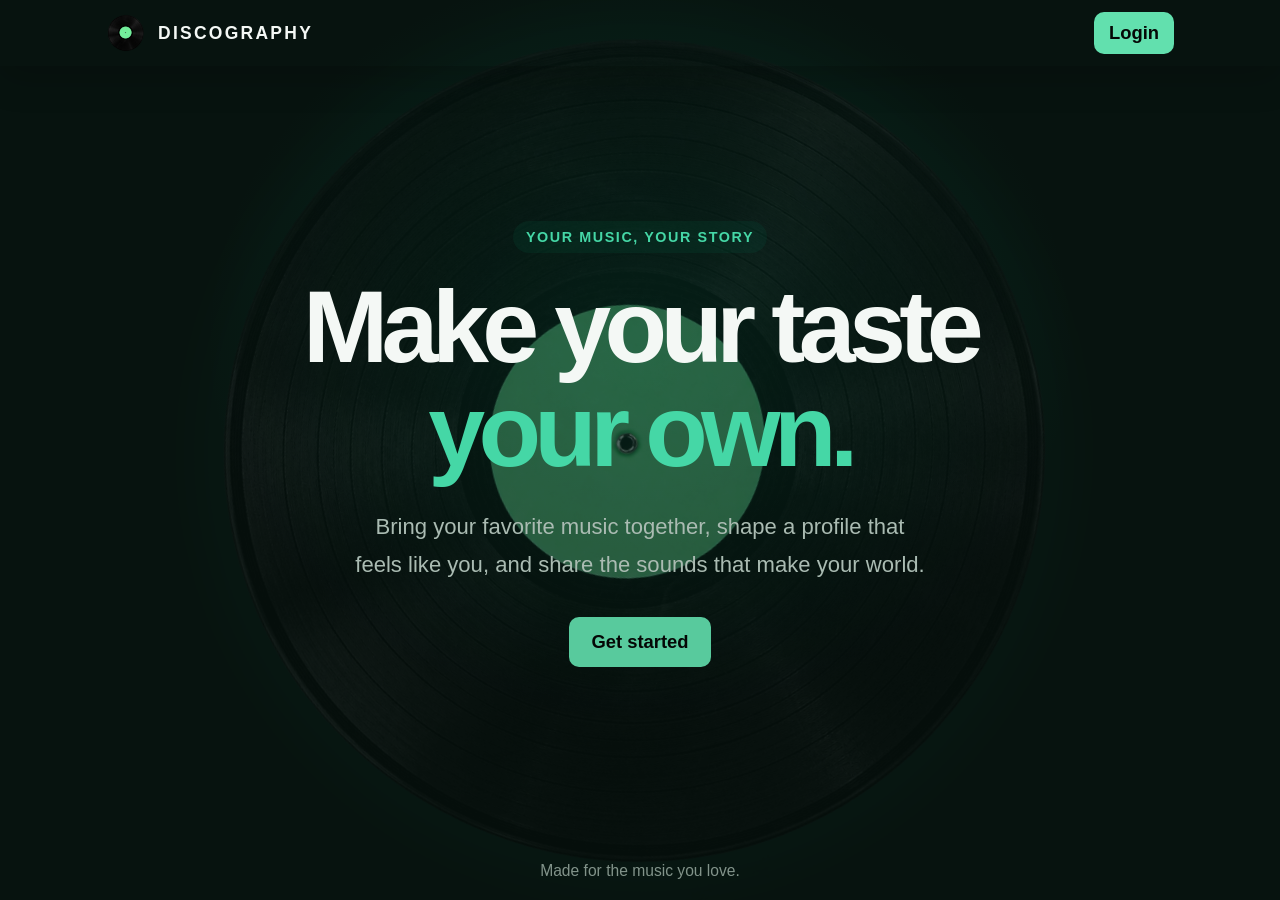
<file: index.html>
<!DOCTYPE html>
<html lang="en">
<head>
    <meta charset="UTF-8">
    <meta name="viewport" content="width=device-width, initial-scale=1.0">
    <meta name="theme-color" content="#07130f">
    <title>Discography</title>
    <link rel="stylesheet" href="assets/site.css">
    <style>
        body {
            min-height: 100vh;
            margin: 0;
            display: flex;
            flex-direction: column;
            position: relative;
            isolation: isolate;
            overflow-x: hidden;
            color: #f4f8f5;
            background:
                radial-gradient(ellipse at 50% 38%, rgba(0, 141, 103, 0.2), transparent 48%),
                #07130f;
            font-family: 'Segoe UI', Tahoma, Geneva, Verdana, sans-serif;
        }

        body::before {
            content: "";
            position: fixed;
            z-index: -1;
            top: 50%;
            left: 50%;
            width: min(78vw, 920px);
            aspect-ratio: 1;
            transform: translate(-50%, -50%) rotate(-14deg);
            background: url("assets/logo.png") center / contain no-repeat;
            opacity: 0.3;
            filter: drop-shadow(0 0 45px rgba(51, 218, 160, 0.13));
            pointer-events: none;
        }

        .primary-link {
            display: inline-flex;
            align-items: center;
            justify-content: center;
            border-radius: 10px;
            font-weight: 650;
            transition: background-color 160ms ease, filter 160ms ease;
        }

        main {
            position: relative;
            z-index: 1;
            flex: 1;
            width: min(900px, calc(100% - 40px));
            margin: 0 auto;
            padding: 100px 0 120px;
            display: grid;
            place-items: center;
            text-align: center;
        }

        .hero {
            max-width: 760px;
        }

        .eyebrow {
            display: inline-block;
            margin: 0 0 22px;
            padding: 8px 13px;
            border-radius: 999px;
            color: #45d7a6;
            background: rgba(0, 141, 103, 0.1);
            font-size: 0.78rem;
            font-weight: 700;
            letter-spacing: 0.11em;
            text-transform: uppercase;
        }

        h1 {
            margin: 0;
            font-size: clamp(3rem, 8vw, 5.8rem);
            line-height: 1.02;
            letter-spacing: -0.065em;
        }

        h1 span {
            color: #45d7a6;
        }

        .intro {
            max-width: 580px;
            margin: 24px auto 32px;
            color: #aabbb2;
            font-size: clamp(1rem, 2.5vw, 1.2rem);
            line-height: 1.75;
        }

        .primary-link {
            padding: 14px 22px;
            filter: brightness(0.9);
        }

        @media (max-width: 520px) {
            body::before {
                top: 48%;
                left: 50%;
                width: 118vw;
                opacity: 0.2;
            }

            main {
                padding: 76px 0 90px;
            }
        }
    </style>
</head>
<body>
    <header class="site-navbar">
        <a class="site-brand" href="./" aria-label="Discography home">
            <img src="assets/logo.png" alt="">
            <span>DISCOGRAPHY</span>
        </a>
        <a class="site-nav-link action-link site-button" href="login/">Login</a>
    </header>

    <main>
        <section class="hero">
            <p class="eyebrow">Your music, your story</p>
            <h1>Make your taste <span>your own.</span></h1>
            <p class="intro">Bring your favorite music together, shape a profile that feels like you, and share the sounds that make your world.</p>
            <a class="primary-link site-button" href="login/">Get started</a>
        </section>
    </main>

    <footer class="site-footer">Made for the music you love.</footer>
</body>
</html>
</file>
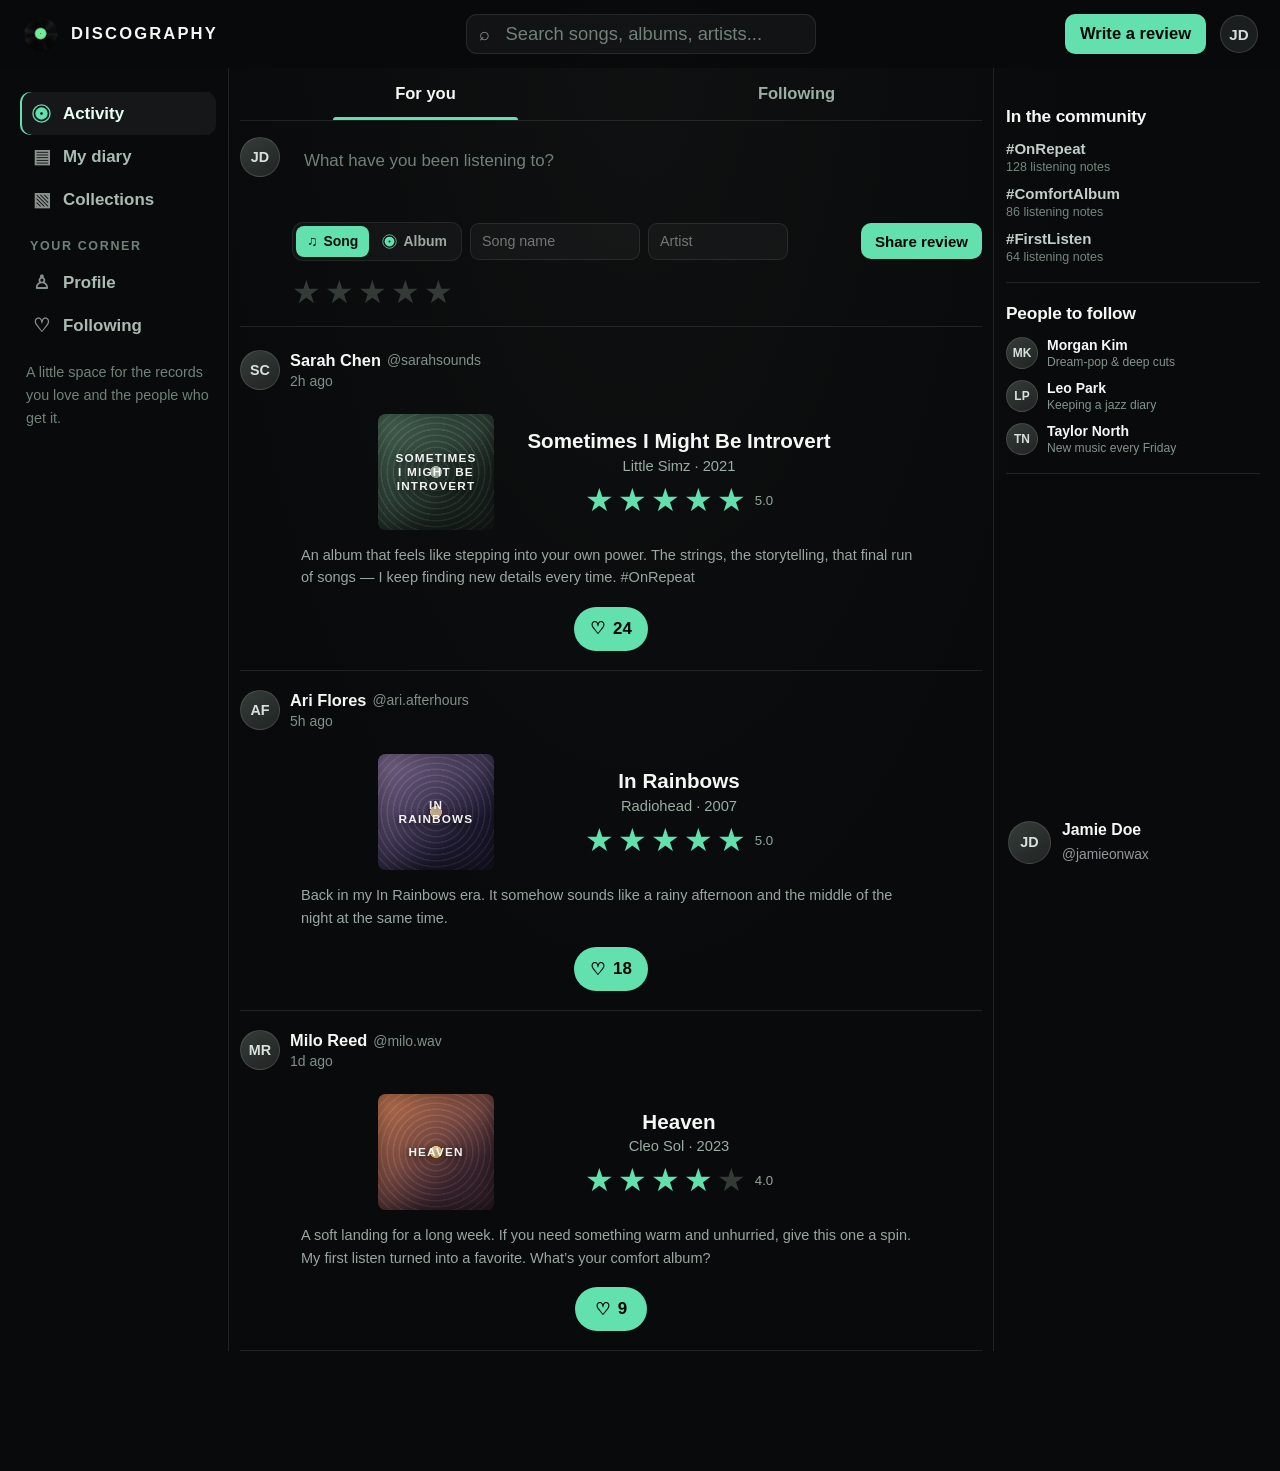
<file: feed/index.html>
<!DOCTYPE html>
<html lang="en">
<head>
    <meta charset="UTF-8">
    <meta name="viewport" content="width=device-width, initial-scale=1.0">
    <meta name="theme-color" content="#090a0b">
    <title>Music feed | Discography</title>
    <link rel="stylesheet" href="../assets/site.css">
    <style>
        :root {
            --page: #090a0b;
            --line: rgba(255, 255, 255, 0.09);
            --text: #f4f8f5;
            --muted: #93999a;
            --green: var(--brand-green);
        }

        body {
            min-height: 100vh;
            margin: 0;
            position: relative;
            isolation: isolate;
            overflow-x: hidden;
            color: var(--text);
            background:
                radial-gradient(ellipse at 50% 0, rgba(119, 133, 126, 0.055), transparent 48%),
                var(--page);
            font-family: 'Segoe UI', Tahoma, Geneva, Verdana, sans-serif;
        }

        .topbar {
            position: sticky;
            z-index: 5;
            top: 0;
            min-height: 68px;
            padding: 10px max(22px, calc((100% - 1240px) / 2));
            display: flex;
            align-items: center;
            justify-content: space-between;
            gap: 24px;
            background: rgba(9, 10, 11, 0.94);
            backdrop-filter: blur(16px);
        }

        .brand {
            display: inline-flex;
            flex: 0 0 auto;
            align-items: center;
            gap: 11px;
            font-size: 0.9rem;
            font-weight: 800;
            letter-spacing: 0.13em;
        }

        .brand img {
            width: 38px;
            height: 38px;
            border-radius: 50%;
            object-fit: cover;
            box-shadow: none;
        }

        .search {
            width: min(350px, 34vw);
            position: relative;
        }

        .search input {
            width: 100%;
            height: 40px;
            padding: 0 14px 0 38px;
            border: 1px solid var(--line);
            border-radius: 11px;
            outline: none;
            color: var(--text);
            background: rgba(255, 255, 255, 0.045);
        }

        .search input:focus {
            border-color: rgba(98, 224, 174, 0.65);
            box-shadow: 0 0 0 3px rgba(38, 196, 142, 0.12);
        }

        .search-icon {
            position: absolute;
            top: 50%;
            left: 13px;
            color: var(--muted);
            transform: translateY(-50%);
            pointer-events: none;
        }

        .top-actions {
            display: flex;
            align-items: center;
            gap: 14px;
        }

        .write-link,
        .primary-button {
            display: inline-flex;
            align-items: center;
            justify-content: center;
            gap: 8px;
            border-radius: 10px;
            font-weight: 750;
            cursor: pointer;
        }

        .write-link {
            padding: 10px 15px;
            font-size: 0.9rem;
        }

        .user-link {
            width: 38px;
            height: 38px;
            display: grid;
            place-items: center;
            border: 1px solid rgba(255, 255, 255, 0.14);
            border-radius: 50%;
            color: #d5ddd8;
            background: #1b1e1f;
            font-size: 0.82rem;
            font-weight: 800;
        }

        .layout {
            width: min(1240px, calc(100% - 40px));
            margin: 0 auto 120px;
            display: grid;
            grid-template-columns: 196px minmax(0, 1fr) 254px;
            align-items: start;
            gap: 24px;
        }

        .left-rail,
        .right-rail {
            position: sticky;
            top: 92px;
        }

        .nav-link {
            min-height: 43px;
            padding: 0 12px;
            display: flex;
            align-items: center;
            gap: 12px;
            border-radius: 10px;
            color: #aabbb2;
            font-size: 0.92rem;
            font-weight: 600;
            transition: color 150ms ease, background 150ms ease;
        }

        .nav-link:hover,
        .nav-link.active {
            color: #eafff4;
            background: rgba(255, 255, 255, 0.055);
        }

        .nav-link.active {
            box-shadow: inset 2px 0 var(--green);
        }

        .nav-icon {
            width: 19px;
            color: #89928d;
            font-size: 1.05rem;
            text-align: center;
        }

        .activity-icon {
            height: 19px;
            flex: 0 0 auto;
        }

        .nav-link.active .nav-icon {
            color: var(--green);
        }

        .rail-caption {
            margin: 18px 10px 8px;
            color: #6f8177;
            font-size: 0.68rem;
            font-weight: 800;
            letter-spacing: 0.13em;
            text-transform: uppercase;
        }

        .rail-note {
            margin: 14px 6px 0;
            color: #708278;
            font-size: 0.78rem;
            line-height: 1.6;
        }

        .feed-column {
            position: relative;
            min-width: 0;
        }

        .feed-column::before,
        .feed-column::after {
            content: "";
            position: absolute;
            top: 0;
            bottom: 0;
            width: 1px;
            background: rgba(255, 255, 255, 0.1);
            pointer-events: none;
        }

        .feed-column::before {
            left: -12px;
        }

        .feed-column::after {
            right: -12px;
        }

        .feed-tabs {
            display: flex;
            justify-content: stretch;
            width: 100%;
            gap: 0;
            border-bottom: 1px solid rgba(255, 255, 255, 0.1);
        }

        .feed-tab {
            min-height: 52px;
            padding: 0 18px;
            position: relative;
            flex: 1;
            border: 0;
            color: #9cafa4;
            background: transparent;
            font-size: 0.9rem;
            font-weight: 700;
            cursor: pointer;
        }

        .feed-tab:hover {
            color: #fff;
            background: rgba(255, 255, 255, 0.035);
        }

        .feed-tab.active {
            color: #f4f8f5;
        }

        .feed-tab.active::after {
            content: "";
            position: absolute;
            right: 25%;
            bottom: 0;
            left: 25%;
            height: 3px;
            border-radius: 3px 3px 0 0;
            background: var(--green);
        }

        .composer {
            margin-bottom: 4px;
            padding: 16px 0 18px;
            border-bottom: 1px solid rgba(255, 255, 255, 0.1);
        }

        .composer-top {
            display: flex;
            align-items: flex-start;
            gap: 12px;
        }

        .avatar {
            width: 40px;
            height: 40px;
            flex: 0 0 auto;
            display: grid;
            place-items: center;
            border: 1px solid rgba(255, 255, 255, 0.12);
            border-radius: 50%;
            color: #d9e1dc;
            background: linear-gradient(145deg, #353c38, #202423);
            font-size: 0.78rem;
            font-weight: 800;
        }

        .composer textarea {
            width: 100%;
            min-height: 58px;
            padding: 11px 12px;
            resize: none;
            border: 0;
            border-radius: 0;
            outline: none;
            color: var(--text);
            background: transparent;
            font-size: 0.92rem;
            line-height: 1.5;
        }

        .composer textarea::placeholder,
        .search input::placeholder {
            color: #718178;
        }

        .composer-tools {
            margin: 12px 0 0 52px;
            display: flex;
            flex-wrap: wrap;
            align-items: center;
            justify-content: space-between;
            gap: 10px;
        }

        .composer-fields {
            display: flex;
            flex-wrap: wrap;
            align-items: center;
            gap: 8px;
        }

        .composer-fields input {
            min-width: 0;
            height: 37px;
            padding: 0 11px;
            border: 1px solid rgba(255, 255, 255, 0.09);
            border-radius: 9px;
            outline: none;
            color: #d5ded8;
            background: rgba(255, 255, 255, 0.035);
            font: inherit;
            font-size: 0.78rem;
            transition: border-color 150ms ease, background 150ms ease;
        }

        .composer-fields input:focus {
            border-color: rgba(98, 224, 174, 0.55);
            background: rgba(255, 255, 255, 0.055);
        }

        .music-type-picker {
            min-inline-size: 0;
            margin: 0;
            padding: 3px;
            display: inline-flex;
            gap: 2px;
            border: 1px solid rgba(255, 255, 255, 0.08);
            border-radius: 11px;
            background: rgba(255, 255, 255, 0.035);
        }

        .music-type-option {
            position: relative;
            display: inline-flex;
            align-items: center;
            justify-content: center;
            gap: 6px;
            min-height: 31px;
            padding: 0 11px;
            border-radius: 8px;
            color: #9ca9a1;
            font-size: 0.76rem;
            font-weight: 700;
            cursor: pointer;
            transition: color 150ms ease, background 150ms ease;
        }

        .music-type-option input {
            position: absolute;
            width: 1px;
            height: 1px;
            margin: 0;
            opacity: 0;
        }

        .music-type-option:has(input:checked) {
            color: #07100b;
            background: var(--green);
        }

        .music-type-option:has(input:checked) .vinyl-outline {
            stroke: #07100b;
        }

        .music-type-option:has(input:checked) .vinyl-disc {
            fill: #07100b;
        }

        .music-type-option:has(input:checked) .vinyl-hole {
            fill: var(--green);
        }

        .music-type-icon {
            color: var(--green);
        }

        .music-type-option:has(input:checked) .music-type-icon {
            color: #07100b;
        }

        .music-type-option:has(input:focus-visible) {
            outline: 2px solid var(--green);
            outline-offset: 2px;
        }

        .vinyl-icon {
            width: 15px;
            height: 15px;
            display: block;
            flex: 0 0 auto;
        }

        .composer-fields .music-title {
            width: 170px;
        }

        .composer-fields .music-artist {
            width: 140px;
        }

        .composer-rating {
            margin: 15px 0 0 52px;
            display: flex;
            align-items: center;
            gap: 0;
        }

        .rating-picker {
            display: inline-flex;
            align-items: center;
            gap: 4px;
            outline: none;
            touch-action: manipulation;
        }

        .rating-picker:focus-visible {
            border-radius: 4px;
            outline: 2px solid var(--green);
            outline-offset: 3px;
        }

        .rating-star {
            --fill: 0%;
            display: inline-block;
            color: transparent;
            background: linear-gradient(90deg, var(--green) var(--fill), #343b37 var(--fill));
            background-clip: text;
            -webkit-background-clip: text;
            font-size: 1.75rem;
            line-height: 1;
        }

        .rating-picker .rating-star {
            cursor: pointer;
            transition: filter 120ms ease;
        }

        .rating-picker:hover .rating-star {
            filter: brightness(1.12);
        }

        .primary-button {
            min-height: 36px;
            padding: 0 14px;
            font-size: 0.82rem;
        }

        .form-message {
            margin: 10px 0 0 52px;
            color: #ffb8a7;
            font-size: 0.82rem;
        }

        .feed-post {
            margin-bottom: 0;
            padding: 19px 0;
            border-bottom: 1px solid rgba(255, 255, 255, 0.1);
        }

        .post-top {
            display: flex;
            align-items: center;
            justify-content: space-between;
            gap: 10px;
        }

        .person {
            min-width: 0;
            display: flex;
            align-items: center;
            gap: 10px;
        }

        .person-meta {
            min-width: 0;
        }

        .person-name {
            display: flex;
            flex-wrap: wrap;
            align-items: center;
            gap: 6px;
            font-size: 0.89rem;
            font-weight: 750;
        }

        .handle,
        .post-time {
            color: #809188;
            font-size: 0.76rem;
            font-weight: 500;
        }

        .post-time {
            margin-top: 3px;
        }

        .post-copy {
            max-width: 620px;
            margin: 14px auto 0;
            color: #9aa69f;
            font-size: 0.79rem;
            line-height: 1.55;
            overflow-wrap: anywhere;
        }

        .album-card {
            margin: 24px auto 0;
            display: grid;
            grid-template-columns: 116px minmax(0, 330px);
            align-items: center;
            justify-content: center;
            gap: 20px;
        }

        .record-art {
            width: 116px;
            aspect-ratio: 1;
            position: relative;
            display: grid;
            place-items: center;
            overflow: hidden;
            border-radius: 8px;
            color: rgba(255, 255, 255, 0.94);
            background:
                radial-gradient(circle at center, #c4d8c7 0 7%, #303e36 7.5% 11%, transparent 11.5%),
                repeating-radial-gradient(circle at center, rgba(255, 255, 255, 0.1) 0 1px, transparent 2px 6px),
                linear-gradient(140deg, #456453, #1d2923 70%);
            box-shadow: inset 0 0 18px rgba(0, 0, 0, 0.4);
        }

        .record-art::after {
            content: "";
            position: absolute;
            inset: 0;
            background: linear-gradient(145deg, transparent 44%, rgba(0, 0, 0, 0.46));
        }

        .record-art span {
            z-index: 1;
            max-width: 75%;
            font-size: 0.64rem;
            font-weight: 850;
            letter-spacing: 0.1em;
            line-height: 1.2;
            text-align: center;
            text-shadow: 0 2px 8px #000;
            text-transform: uppercase;
        }

        .art-indigo {
            background:
                radial-gradient(circle at center, #f6d7b0 0 7%, #3f3049 7.5% 11%, transparent 11.5%),
                repeating-radial-gradient(circle at center, rgba(255, 255, 255, 0.1) 0 1px, transparent 2px 6px),
                linear-gradient(140deg, #786487, #211d38 72%);
        }

        .art-sunset {
            background:
                radial-gradient(circle at center, #ffe0a3 0 7%, #71422d 7.5% 11%, transparent 11.5%),
                repeating-radial-gradient(circle at center, rgba(255, 255, 255, 0.1) 0 1px, transparent 2px 6px),
                linear-gradient(140deg, #bd714b, #452a37 72%);
        }

        .album-card > div:last-child {
            text-align: center;
        }

        .album-title {
            margin: 0 0 3px;
            font-size: 1.12rem;
            font-weight: 800;
            line-height: 1.35;
        }

        .album-artist {
            margin: 0;
            color: #9baca3;
            font-size: 0.8rem;
        }

        .rating {
            margin-top: 10px;
            display: flex;
            align-items: center;
            justify-content: center;
            gap: 4px;
        }

        .rating small {
            margin-left: 5px;
            color: #94a69c;
            font-size: 0.72rem;
            letter-spacing: 0;
        }

        .rating .rating-star {
            cursor: default;
        }

        .post-actions {
            margin: 18px 0 0;
            display: flex;
            align-items: center;
            justify-content: center;
            gap: 10px;
        }

        .action-button {
            min-width: 72px;
            min-height: 44px;
            padding: 0 16px;
            display: inline-flex;
            align-items: center;
            justify-content: center;
            gap: 8px;
            border-radius: 999px;
            font-size: 0.92rem;
            font-weight: 750;
            cursor: pointer;
        }

        .side-card {
            margin-bottom: 20px;
            padding: 0 0 18px;
            border-bottom: 1px solid rgba(255, 255, 255, 0.1);
        }

        .profile-card {
            position: fixed;
            z-index: 4;
            right: max(8px, calc((100% - 1240px) / 2 - 28px));
            bottom: 20px;
            width: 280px;
            min-height: 76px;
            margin: 0;
            padding: 12px 16px;
            display: flex;
            align-items: center;
            border: 0;
            border-radius: 16px;
            color: var(--text);
            background: transparent;
            text-decoration: none;
            transition: background 160ms ease;
        }

        .profile-card:hover {
            color: #050806;
            background: var(--green);
        }

        .profile-card:hover .profile-summary span {
            color: #050806;
        }

        .profile-card:focus-visible {
            outline: 2px solid var(--green);
            outline-offset: 3px;
        }

        .side-card h2 {
            margin-bottom: 13px;
            font-size: 0.94rem;
            letter-spacing: -0.01em;
        }

        .profile-summary {
            width: 100%;
            display: flex;
            align-items: center;
            gap: 11px;
        }

        .profile-summary .avatar {
            width: 43px;
            height: 43px;
        }

        .profile-summary strong {
            display: block;
            margin-bottom: 3px;
            font-size: 0.86rem;
        }

        .profile-summary span {
            color: var(--muted);
            font-size: 0.75rem;
        }

        .trend-list,
        .friend-list {
            display: grid;
            gap: 11px;
        }

        .trend-list {
            justify-items: stretch;
        }

        .trend-tag {
            width: 100%;
            padding: 0;
            border: 0;
            color: #c4cec8;
            background: none;
            font-size: 0.82rem;
            font-weight: 700;
            cursor: pointer;
            text-align: left;
        }

        .trend-tag:hover {
            color: var(--green);
        }

        .trend-tag span {
            display: block;
            margin-top: 3px;
            color: #75867d;
            font-size: 0.68rem;
            font-weight: 500;
        }

        .friend {
            display: flex;
            align-items: center;
            gap: 9px;
        }

        .friend .avatar {
            width: 32px;
            height: 32px;
            font-size: 0.65rem;
        }

        .friend-copy strong {
            display: block;
            font-size: 0.76rem;
        }

        .friend-copy span {
            display: block;
            margin-top: 2px;
            color: #82938a;
            font-size: 0.66rem;
        }

        .empty-state {
            display: none;
            padding: 32px 0;
            color: var(--muted);
            text-align: center;
            line-height: 1.6;
        }

        @media (max-width: 1020px) {
            .layout {
                grid-template-columns: 170px minmax(0, 1fr);
            }

            .right-rail {
                display: none;
            }

            .feed-column::after {
                display: none;
            }
        }

        @media (max-width: 700px) {
            .topbar {
                min-height: 62px;
                padding: 9px 15px;
                flex-wrap: wrap;
                gap: 10px;
            }

            .brand {
                gap: 8px;
                font-size: 0.77rem;
            }

            .brand img {
                width: 34px;
                height: 34px;
            }

            .search {
                order: 3;
                width: 100%;
            }

            .top-actions {
                gap: 9px;
            }

            .write-link {
                padding: 9px 11px;
                font-size: 0.8rem;
            }

            .user-link {
                width: 34px;
                height: 34px;
            }

            .layout {
                width: min(100% - 24px, 560px);
                margin: 0 auto 100px;
                display: block;
            }

            .feed-column::before {
                display: none;
            }

            .profile-card {
                right: 20px;
                bottom: 12px;
                width: min(280px, calc(100vw - 24px));
                min-height: 70px;
                padding: 10px 13px;
            }

            .left-rail {
                position: static;
                margin-bottom: 13px;
            }

            .nav-card {
                display: flex;
                gap: 4px;
                overflow-x: auto;
            }

            .nav-link {
                min-height: 38px;
                padding: 0 10px;
                flex: 0 0 auto;
                font-size: 0.8rem;
            }

            .nav-link.active {
                box-shadow: inset 0 -2px var(--green);
            }

            .nav-icon {
                width: auto;
            }

            .rail-caption,
            .rail-note {
                display: none;
            }

            .composer {
                padding: 14px 0 16px;
            }

            .composer-tools {
                margin-left: 0;
            }

            .composer-rating {
                margin-left: 0;
            }

            .form-message {
                margin-left: 0;
            }

            .feed-post {
                padding: 16px 0;
            }
        }

        @media (max-width: 410px) {
            .composer-tools {
                align-items: flex-end;
            }

            .composer-fields {
                display: grid;
                grid-template-columns: 112px minmax(0, 1fr);
                width: 100%;
            }

            .composer-fields .music-artist {
                grid-column: 1 / -1;
            }

            .composer-fields .music-title {
                width: 100%;
            }

            .music-type-picker {
                grid-column: 1 / -1;
                justify-self: start;
            }

            .primary-button {
                align-self: flex-end;
            }

            .album-card {
                grid-template-columns: 88px minmax(0, 1fr);
                gap: 14px;
            }

            .record-art {
                width: 88px;
            }
        }
    </style>
</head>
<body>
    <header class="topbar" id="top">
        <a class="brand" href="../" aria-label="Discography home">
            <img src="../assets/logo.png" alt="">
            <span>DISCOGRAPHY</span>
        </a>

        <label class="search">
            <span class="search-icon" aria-hidden="true">⌕</span>
            <input id="feedSearch" type="search" placeholder="Search songs, albums, artists..." aria-label="Search feed">
        </label>

        <div class="top-actions">
            <a class="write-link site-button" href="#composer">Write a review</a>
            <a class="user-link" href="#your-profile" aria-label="Your profile">JD</a>
        </div>
    </header>

    <div class="layout">
        <aside class="left-rail" aria-label="Main navigation">
            <nav class="nav-card">
                <a class="nav-link active" href="#timeline"><svg class="nav-icon activity-icon" viewBox="0 0 20 20" aria-hidden="true"><circle class="vinyl-outline" cx="10" cy="10" r="9" fill="none" stroke="currentColor" stroke-width="1.4"/><circle class="vinyl-disc" cx="10" cy="10" r="6.5" fill="currentColor"/><circle class="vinyl-hole" cx="10" cy="10" r="1.35" fill="var(--page)"/></svg> Activity</a>
                <a class="nav-link" href="#postList"><span class="nav-icon" aria-hidden="true">▤</span> My diary</a>
                <a class="nav-link" href="#collections"><span class="nav-icon" aria-hidden="true">▧</span> Collections</a>
                <p class="rail-caption">Your corner</p>
                <a class="nav-link" href="#your-profile"><span class="nav-icon" aria-hidden="true">♙</span> Profile</a>
                <a class="nav-link" href="#following"><span class="nav-icon" aria-hidden="true">♡</span> Following</a>
            </nav>
            <p class="rail-note">A little space for the records you love and the people who get it.</p>
        </aside>

        <main class="feed-column" id="timeline">
            <div class="feed-tabs" role="tablist" aria-label="Choose feed">
                <button class="feed-tab active" type="button" role="tab" aria-selected="true" aria-controls="postList" data-feed="all">For you</button>
                <button class="feed-tab" type="button" role="tab" aria-selected="false" aria-controls="postList" data-feed="following">Following</button>
            </div>

            <form class="composer" id="composer" aria-label="Share a listening note">
                <div class="composer-top">
                    <div class="avatar" aria-hidden="true">JD</div>
                    <textarea id="postText" maxlength="400" placeholder="What have you been listening to?" aria-label="Your listening note"></textarea>
                </div>
                <div class="composer-tools">
                    <div class="composer-fields">
                        <fieldset class="music-type-picker" aria-label="Choose what you're sharing">
                            <label class="music-type-option">
                                <input type="radio" name="musicType" value="song" checked>
                                <span class="music-type-icon" aria-hidden="true">♫</span> Song
                            </label>
                            <label class="music-type-option">
                                <input type="radio" name="musicType" value="album">
                                <svg class="vinyl-icon" viewBox="0 0 20 20" aria-hidden="true">
                                    <circle class="vinyl-outline" cx="10" cy="10" r="9" fill="none" stroke="#62e0ae" stroke-width="1"/>
                                    <circle class="vinyl-disc" cx="10" cy="10" r="6.5" fill="#62e0ae"/>
                                    <circle class="vinyl-hole" cx="10" cy="10" r="1.35" fill="#171b19"/>
                                </svg> Album
                            </label>
                        </fieldset>
                        <input class="music-title" id="musicTitle" type="text" maxlength="70" placeholder="Album name" aria-label="Album name">
                        <input class="music-artist" id="musicArtist" type="text" maxlength="70" placeholder="Artist" aria-label="Artist name">
                    </div>
                    <button class="primary-button site-button" type="submit">Share review</button>
                </div>
                <div class="composer-rating">
                    <div class="rating-picker" id="ratingPicker" role="slider" tabindex="0" aria-label="Music rating" aria-valuemin="0" aria-valuemax="5" aria-valuestep="0.5" aria-valuenow="0" aria-valuetext="Not rated">
                        <span class="rating-star" data-star="1" aria-hidden="true">★</span>
                        <span class="rating-star" data-star="2" aria-hidden="true">★</span>
                        <span class="rating-star" data-star="3" aria-hidden="true">★</span>
                        <span class="rating-star" data-star="4" aria-hidden="true">★</span>
                        <span class="rating-star" data-star="5" aria-hidden="true">★</span>
                    </div>
                </div>
                <p class="form-message" id="postMessage" role="status" hidden></p>
            </form>

            <section id="postList" aria-label="Recent listening activity">
                <article class="feed-post" data-following="true" data-search="sarah chen little simz sometimes i might be introvert soul orchestral hip hop review">
                    <header class="post-top">
                        <div class="person">
                            <div class="avatar" aria-hidden="true">SC</div>
                            <div class="person-meta">
                                <div class="person-name">Sarah Chen <span class="handle">@sarahsounds</span></div>
                                <div class="post-time">2h ago</div>
                            </div>
                        </div>
                    </header>
                    <div class="album-card">
                        <div class="record-art"><span>Sometimes<br>I Might Be<br>Introvert</span></div>
                        <div>
                            <h2 class="album-title">Sometimes I Might Be Introvert</h2>
                            <p class="album-artist">Little Simz · 2021</p>
                            <div class="rating" aria-label="5 out of 5 stars"><span class="rating-star" style="--fill: 100%" aria-hidden="true">★</span><span class="rating-star" style="--fill: 100%" aria-hidden="true">★</span><span class="rating-star" style="--fill: 100%" aria-hidden="true">★</span><span class="rating-star" style="--fill: 100%" aria-hidden="true">★</span><span class="rating-star" style="--fill: 100%" aria-hidden="true">★</span><small>5.0</small></div>
                        </div>
                    </div>
                    <p class="post-copy">An album that feels like stepping into your own power. The strings, the storytelling, that final run of songs — I keep finding new details every time. <span class="hashtag">#OnRepeat</span></p>
                    <div class="post-actions">
                        <button class="action-button site-button like-button" type="button" aria-label="Like this post" aria-pressed="false"><span aria-hidden="true">♡</span> <span class="like-count">24</span></button>
                    </div>
                </article>

                <article class="feed-post" data-following="true" data-search="ari flores radiohead in rainbows alternative art rock favorite album">
                    <header class="post-top">
                        <div class="person">
                            <div class="avatar" aria-hidden="true">AF</div>
                            <div class="person-meta">
                                <div class="person-name">Ari Flores <span class="handle">@ari.afterhours</span></div>
                                <div class="post-time">5h ago</div>
                            </div>
                        </div>
                    </header>
                    <div class="album-card">
                        <div class="record-art art-indigo"><span>In<br>Rainbows</span></div>
                        <div>
                            <h2 class="album-title">In Rainbows</h2>
                            <p class="album-artist">Radiohead · 2007</p>
                            <div class="rating" aria-label="5 out of 5 stars"><span class="rating-star" style="--fill: 100%" aria-hidden="true">★</span><span class="rating-star" style="--fill: 100%" aria-hidden="true">★</span><span class="rating-star" style="--fill: 100%" aria-hidden="true">★</span><span class="rating-star" style="--fill: 100%" aria-hidden="true">★</span><span class="rating-star" style="--fill: 100%" aria-hidden="true">★</span><small>5.0</small></div>
                        </div>
                    </div>
                    <p class="post-copy">Back in my In Rainbows era. It somehow sounds like a rainy afternoon and the middle of the night at the same time.</p>
                    <div class="post-actions">
                        <button class="action-button site-button like-button" type="button" aria-label="Like this post" aria-pressed="false"><span aria-hidden="true">♡</span> <span class="like-count">18</span></button>
                    </div>
                </article>

                <article class="feed-post" data-following="false" data-search="milo reed cleo sol heaven listen r&b soul recommendation">
                    <header class="post-top">
                        <div class="person">
                            <div class="avatar" aria-hidden="true">MR</div>
                            <div class="person-meta">
                                <div class="person-name">Milo Reed <span class="handle">@milo.wav</span></div>
                                <div class="post-time">1d ago</div>
                            </div>
                        </div>
                    </header>
                    <div class="album-card">
                        <div class="record-art art-sunset"><span>Heaven</span></div>
                        <div>
                            <h2 class="album-title">Heaven</h2>
                            <p class="album-artist">Cleo Sol · 2023</p>
                            <div class="rating" aria-label="4 out of 5 stars"><span class="rating-star" style="--fill: 100%" aria-hidden="true">★</span><span class="rating-star" style="--fill: 100%" aria-hidden="true">★</span><span class="rating-star" style="--fill: 100%" aria-hidden="true">★</span><span class="rating-star" style="--fill: 100%" aria-hidden="true">★</span><span class="rating-star" style="--fill: 0%" aria-hidden="true">★</span><small>4.0</small></div>
                        </div>
                    </div>
                    <p class="post-copy">A soft landing for a long week. If you need something warm and unhurried, give this one a spin. My first listen turned into a favorite. What’s your comfort album?</p>
                    <div class="post-actions">
                        <button class="action-button site-button like-button" type="button" aria-label="Like this post" aria-pressed="false"><span aria-hidden="true">♡</span> <span class="like-count">9</span></button>
                    </div>
                </article>
            </section>
            <p class="empty-state" id="emptyState">No listening notes match that search. Try another album, artist, or listener.</p>
        </main>

        <aside class="right-rail">
            <section class="side-card" id="collections">
                <h2>In the community</h2>
                <div class="trend-list">
                    <button class="trend-tag" type="button" data-search-tag="OnRepeat">#OnRepeat<span>128 listening notes</span></button>
                    <button class="trend-tag" type="button" data-search-tag="comfort album">#ComfortAlbum<span>86 listening notes</span></button>
                    <button class="trend-tag" type="button" data-search-tag="first listen">#FirstListen<span>64 listening notes</span></button>
                </div>
            </section>

            <section class="side-card" id="following">
                <h2>People to follow</h2>
                <div class="friend-list">
                    <div class="friend"><div class="avatar" aria-hidden="true">MK</div><div class="friend-copy"><strong>Morgan Kim</strong><span>Dream-pop & deep cuts</span></div></div>
                    <div class="friend"><div class="avatar" aria-hidden="true">LP</div><div class="friend-copy"><strong>Leo Park</strong><span>Keeping a jazz diary</span></div></div>
                    <div class="friend"><div class="avatar" aria-hidden="true">TN</div><div class="friend-copy"><strong>Taylor North</strong><span>New music every Friday</span></div></div>
                </div>
            </section>
        </aside>
    </div>

    <a class="profile-card" id="your-profile" href="../profile/" aria-label="Open your profile">
        <div class="profile-summary">
            <div class="avatar" aria-hidden="true">JD</div>
            <div><strong>Jamie Doe</strong><span>@jamieonwax</span></div>
        </div>
    </a>

    <script>
        const postList = document.getElementById('postList');
        const searchInput = document.getElementById('feedSearch');
        const emptyState = document.getElementById('emptyState');
        let activeFeed = 'all';

        function filterPosts() {
            const query = searchInput.value.trim().toLowerCase();
            let visibleCount = 0;

            postList.querySelectorAll('.feed-post').forEach((post) => {
                const followsAuthor = post.dataset.following === 'true';
                const matchesFeed = activeFeed === 'all' || followsAuthor;
                const matchesSearch = !query || post.textContent.toLowerCase().includes(query) ||
                    (post.dataset.search || '').includes(query);
                const visible = matchesFeed && matchesSearch;

                post.hidden = !visible;
                if (visible) visibleCount += 1;
            });

            emptyState.style.display = visibleCount ? 'none' : 'block';
        }

        document.querySelectorAll('.feed-tab').forEach((tab) => {
            tab.addEventListener('click', () => {
                activeFeed = tab.dataset.feed;
                document.querySelectorAll('.feed-tab').forEach((item) => {
                    const isActive = item === tab;
                    item.classList.toggle('active', isActive);
                    item.setAttribute('aria-selected', String(isActive));
                });
                filterPosts();
            });
        });

        searchInput.addEventListener('input', filterPosts);

        document.querySelectorAll('.trend-tag').forEach((tag) => {
            tag.addEventListener('click', () => {
                searchInput.value = tag.dataset.searchTag;
                filterPosts();
                searchInput.focus();
            });
        });

        postList.addEventListener('click', (event) => {
            const likeButton = event.target.closest('.like-button');

            if (likeButton) {
                const isLiked = likeButton.getAttribute('aria-pressed') === 'true';
                const count = likeButton.querySelector('.like-count');
                const nextCount = Number(count.textContent) + (isLiked ? -1 : 1);
                count.textContent = String(nextCount);
                likeButton.setAttribute('aria-pressed', String(!isLiked));
                likeButton.classList.toggle('liked', !isLiked);
                likeButton.querySelector('[aria-hidden="true"]').textContent = isLiked ? '♡' : '♥';
            }
        });

        const musicTypeOptions = document.querySelectorAll('input[name="musicType"]');
        const musicTitleField = document.getElementById('musicTitle');
        const ratingPicker = document.getElementById('ratingPicker');

        function paintRating(value) {
            ratingPicker.querySelectorAll('.rating-star').forEach((star) => {
                const fill = Math.min(1, Math.max(0, value - Number(star.dataset.star) + 1));
                star.style.setProperty('--fill', `${fill * 100}%`);
            });
        }

        function setRating(value) {
            const rating = Math.min(5, Math.max(0, Math.round(value * 2) / 2));
            ratingPicker.dataset.value = String(rating);
            ratingPicker.setAttribute('aria-valuenow', String(rating));
            ratingPicker.setAttribute('aria-valuetext', rating ? `${rating.toFixed(1)} out of 5 stars` : 'Not rated');
            paintRating(rating);
        }

        function ratingFromPointer(event) {
            const bounds = ratingPicker.getBoundingClientRect();
            const fraction = (event.clientX - bounds.left) / bounds.width;
            return Math.min(5, Math.max(0.5, Math.ceil(fraction * 10) / 2));
        }

        ratingPicker.addEventListener('pointermove', (event) => paintRating(ratingFromPointer(event)));
        ratingPicker.addEventListener('pointerleave', () => paintRating(Number(ratingPicker.dataset.value || 0)));
        ratingPicker.addEventListener('click', (event) => setRating(ratingFromPointer(event)));
        ratingPicker.addEventListener('keydown', (event) => {
            const current = Number(ratingPicker.dataset.value || 0);
            let next = current;

            if (event.key === 'ArrowRight' || event.key === 'ArrowUp') next = Math.min(5, current + 0.5);
            else if (event.key === 'ArrowLeft' || event.key === 'ArrowDown') next = Math.max(0, current - 0.5);
            else if (event.key === 'Home') next = 0;
            else if (event.key === 'End') next = 5;
            else return;

            event.preventDefault();
            setRating(next);
        });

        function updateMusicType() {
            const selectedType = document.querySelector('input[name="musicType"]:checked').value;
            const isSong = selectedType === 'song';
            musicTitleField.placeholder = `${isSong ? 'Song' : 'Album'} name`;
            musicTitleField.setAttribute('aria-label', isSong ? 'Song name' : 'Album name');
        }

        musicTypeOptions.forEach((option) => option.addEventListener('change', updateMusicType));
        updateMusicType();

        function createRatingDisplay(score) {
            const rating = document.createElement('div');
            rating.className = 'rating';
            rating.setAttribute('aria-label', `${score.toFixed(1)} out of 5 stars`);

            for (let index = 0; index < 5; index += 1) {
                const star = document.createElement('span');
                const fill = Math.min(1, Math.max(0, score - index));
                star.className = 'rating-star';
                star.setAttribute('aria-hidden', 'true');
                star.style.setProperty('--fill', `${fill * 100}%`);
                star.textContent = '★';
                rating.append(star);
            }

            const numeric = document.createElement('small');
            numeric.textContent = score.toFixed(1);
            rating.append(numeric);
            return rating;
        }

        document.getElementById('composer').addEventListener('submit', (event) => {
            event.preventDefault();
            const textField = document.getElementById('postText');
            const artistField = document.getElementById('musicArtist');
            const message = document.getElementById('postMessage');
            const note = textField.value.trim();
            const musicTitle = musicTitleField.value.trim();
            const artist = artistField.value.trim();
            const score = Number(ratingPicker.dataset.value || 0);

            if (!note && !musicTitle) {
                message.textContent = 'Add a listening note or a song or album before sharing.';
                message.hidden = false;
                textField.focus();
                return;
            }

            const post = document.createElement('article');
            post.className = 'feed-post';
            post.dataset.following = 'false';
            post.dataset.search = `${note} ${musicTitle} ${artist}`.toLowerCase();

            const header = document.createElement('header');
            header.className = 'post-top';
            const person = document.createElement('div');
            person.className = 'person';
            const avatar = document.createElement('div');
            avatar.className = 'avatar';
            avatar.setAttribute('aria-hidden', 'true');
            avatar.textContent = 'JD';
            const meta = document.createElement('div');
            meta.className = 'person-meta';
            const name = document.createElement('div');
            name.className = 'person-name';
            name.textContent = 'Jamie Doe';
            const time = document.createElement('div');
            time.className = 'post-time';
            time.textContent = 'just now';
            meta.append(name, time);
            person.append(avatar, meta);
            header.append(person);
            post.append(header);

            if (musicTitle) {
                const card = document.createElement('div');
                card.className = 'album-card';
                const art = document.createElement('div');
                art.className = 'record-art';
                const artTitle = document.createElement('span');
                artTitle.textContent = musicTitle;
                art.append(artTitle);
                const details = document.createElement('div');
                const title = document.createElement('h2');
                title.className = 'album-title';
                title.textContent = musicTitle;
                details.append(title);
                if (artist) {
                    const artistName = document.createElement('p');
                    artistName.className = 'album-artist';
                    artistName.textContent = artist;
                    details.append(artistName);
                }
                if (score) details.append(createRatingDisplay(score));
                card.append(art, details);
                post.append(card);
            }

            if (note) {
                const copy = document.createElement('p');
                copy.className = 'post-copy';
                copy.textContent = note;
                post.append(copy);
            }

            const actions = document.createElement('div');
            actions.className = 'post-actions';
            actions.innerHTML = '<button class="action-button site-button like-button" type="button" aria-label="Like this post" aria-pressed="false"><span aria-hidden="true">♡</span> <span class="like-count">0</span></button>';
            post.append(actions);
            postList.prepend(post);
            textField.value = '';
            musicTitleField.value = '';
            artistField.value = '';
            document.querySelector('input[name="musicType"][value="song"]').checked = true;
            updateMusicType();
            setRating(0);
            message.hidden = true;
            filterPosts();
        });
    </script>
</body>
</html>
</file>
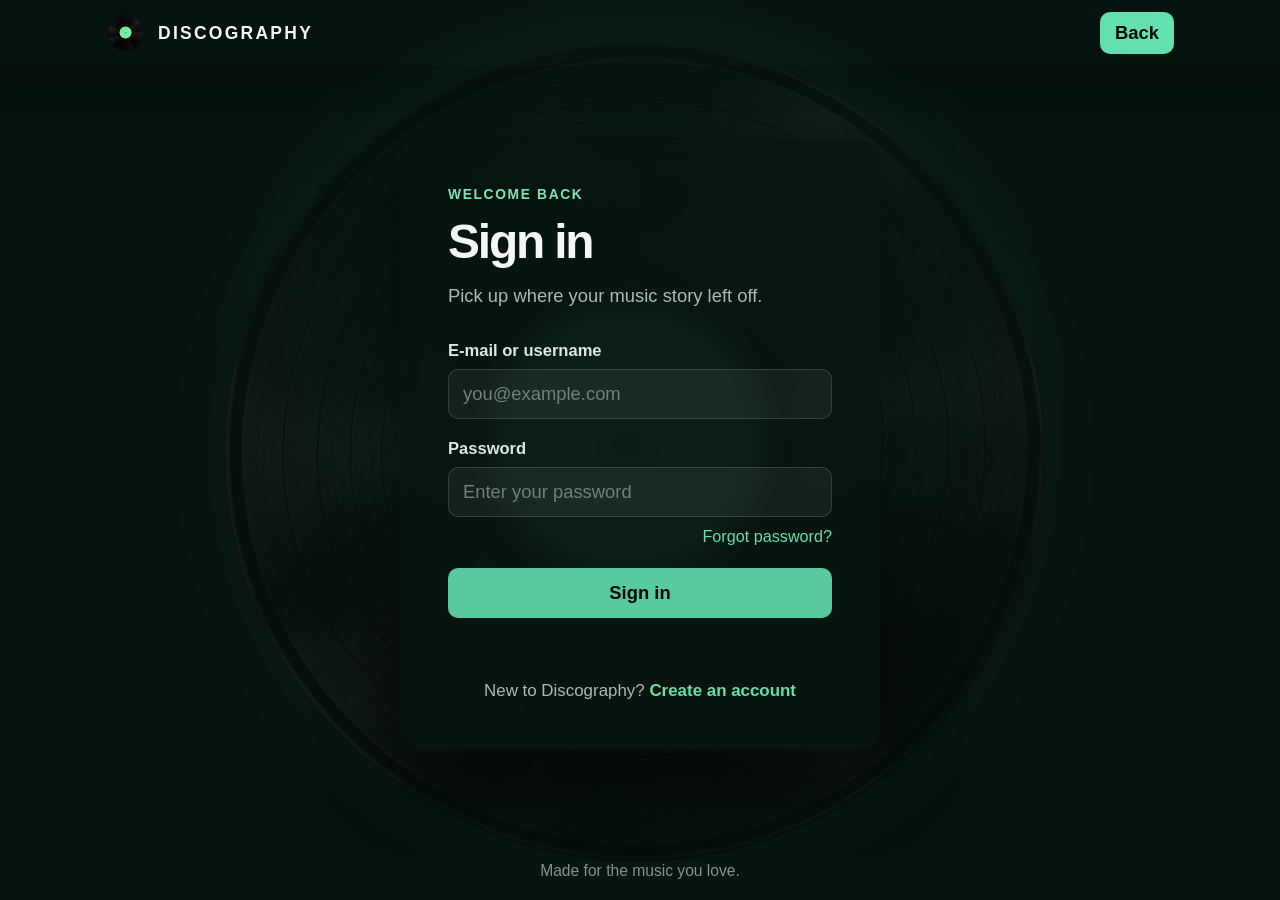
<file: login/index.html>
<!DOCTYPE html>
<html lang="en">
<head>
    <meta charset="UTF-8">
    <meta name="viewport" content="width=device-width, initial-scale=1.0">
    <meta name="theme-color" content="#07130f">
    <title>Sign in | Discography</title>
    <link rel="stylesheet" href="../assets/site.css">
    <style>
        body {
            min-height: 100vh;
            margin: 0;
            display: flex;
            flex-direction: column;
            position: relative;
            isolation: isolate;
            overflow-x: hidden;
            color: #f4f8f5;
            background:
                radial-gradient(ellipse at 50% 38%, rgba(0, 141, 103, 0.2), transparent 48%),
                #07130f;
            font-family: 'Segoe UI', Tahoma, Geneva, Verdana, sans-serif;
        }

        body::before {
            content: "";
            position: fixed;
            z-index: -1;
            top: 50%;
            left: 50%;
            width: min(78vw, 920px);
            aspect-ratio: 1;
            transform: translate(-50%, -50%) rotate(-14deg);
            background: url("../assets/logo.png") center / contain no-repeat;
            opacity: 0.3;
            filter: drop-shadow(0 0 45px rgba(51, 218, 160, 0.13));
            pointer-events: none;
        }

        main {
            position: relative;
            z-index: 1;
            flex: 1;
            width: min(100% - 40px, 480px);
            margin: 0 auto;
            padding: 52px 0 72px;
            display: grid;
            place-items: center;
        }

        .auth-card {
            width: 100%;
            padding: clamp(28px, 7vw, 48px);
            border-radius: 22px;
            background: rgba(8, 21, 16, 0.88);
            box-shadow: 0 24px 80px rgba(0, 0, 0, 0.34);
            backdrop-filter: blur(12px);
        }

        .form-container {
            display: none;
        }

        .form-container.active {
            display: block;
        }

        .eyebrow {
            margin: 0 0 12px;
            color: #7ee2bc;
            font-size: 0.75rem;
            font-weight: 700;
            letter-spacing: 0.12em;
            text-transform: uppercase;
        }

        h1 {
            margin: 0;
            color: #f4f8f5;
            font-size: clamp(2rem, 6vw, 2.6rem);
            letter-spacing: -0.045em;
        }

        .subtitle {
            margin: 12px 0 30px;
            color: #aabbb2;
            line-height: 1.6;
        }

        .form-group {
            margin-bottom: 20px;
        }

        label {
            display: block;
            margin-bottom: 8px;
            color: #dce8e1;
            font-size: 0.9rem;
            font-weight: 600;
        }

        input {
            width: 100%;
            padding: 13px 14px;
            border: 1px solid rgba(255, 255, 255, 0.14);
            border-radius: 10px;
            outline: none;
            color: #f4f8f5;
            background: rgba(255, 255, 255, 0.055);
            font: inherit;
            transition: border-color 160ms ease, box-shadow 160ms ease;
        }

        input::placeholder {
            color: #718178;
        }

        input:focus {
            border-color: var(--brand-green-strong);
            box-shadow: 0 0 0 3px rgba(38, 196, 142, 0.15);
        }

        .forgot-btn {
            display: block;
            margin: -10px 0 18px auto;
            padding: 0;
            border: 0;
            color: var(--brand-green);
            background: none;
            font: inherit;
            font-size: 0.88rem;
            cursor: pointer;
        }

        .forgot-btn:hover {
            color: #98f0cd;
        }

        .submit-btn {
            width: 100%;
            margin-top: 4px;
            padding: 14px 18px;
            border-radius: 10px;
            font: inherit;
            font-weight: 700;
            cursor: pointer;
            filter: brightness(0.9);
        }

        .form-footer {
            margin: 24px 0 0;
            color: #aabbb2;
            text-align: center;
            font-size: 0.92rem;
        }

        .toggle-btn {
            padding: 0;
            border: 0;
            color: var(--brand-green);
            background: none;
            font: inherit;
            font-weight: 700;
            cursor: pointer;
        }

        .toggle-btn:hover {
            color: #98f0cd;
        }

        .recovery-note {
            min-height: 1.5em;
            margin: 14px 0 0;
            color: #aabbb2;
            font-size: 0.9rem;
            line-height: 1.5;
        }

        @media (max-width: 520px) {
            body::before {
                top: 48%;
                left: 50%;
                width: 118vw;
                opacity: 0.2;
            }
        }
    </style>
</head>
<body>
    <header class="site-navbar">
        <a class="site-brand" href="../" aria-label="Discography home">
            <img src="../assets/logo.png" alt="">
            <span>DISCOGRAPHY</span>
        </a>
        <a class="site-nav-link action-link site-button" href="../">Back</a>
    </header>

    <main>
        <section class="auth-card" aria-label="Account access">
            <div id="loginForm" class="form-container active">
                <p class="eyebrow">Welcome back</p>
                <h1>Sign in</h1>
                <p class="subtitle">Pick up where your music story left off.</p>
                <form method="post">
                    <div class="form-group">
                        <label for="email">E-mail or username</label>
                        <input type="text" id="email" name="email" placeholder="you@example.com" autocomplete="username" required>
                    </div>
                    <div class="form-group">
                        <label for="password">Password</label>
                        <input type="password" id="password" name="password" placeholder="Enter your password" autocomplete="current-password" required>
                    </div>
                    <button type="button" class="forgot-btn" data-show-form="recoveryForm">Forgot password?</button>
                    <button type="submit" class="submit-btn site-button">Sign in</button>
                </form>
                <p class="recovery-note" id="loginNote" role="status" aria-live="polite"></p>
                <p class="form-footer">New to Discography? <button type="button" class="toggle-btn" data-show-form="signupForm">Create an account</button></p>
            </div>

            <div id="recoveryForm" class="form-container">
                <p class="eyebrow">Account recovery</p>
                <h1>Forgot password?</h1>
                <p class="subtitle">Enter the e-mail address associated with your account.</p>
                <form id="recoveryFormSubmit" method="post">
                    <div class="form-group">
                        <label for="recovery-email">E-mail</label>
                        <input type="email" id="recovery-email" name="email" placeholder="you@example.com" autocomplete="email" required>
                    </div>
                    <button type="submit" class="submit-btn site-button">Continue</button>
                    <p id="recoveryNote" class="recovery-note" aria-live="polite"></p>
                </form>
                <p class="form-footer"><button type="button" class="toggle-btn" data-show-form="loginForm">Back to sign in</button></p>
            </div>

            <div id="signupForm" class="form-container">
                <p class="eyebrow">Start your collection</p>
                <h1>Create account</h1>
                <p class="subtitle">Make a space for all the music that feels like you.</p>
                <form id="signupFormSubmit" method="post">
                    <div class="form-group">
                        <label for="signup-email">E-mail</label>
                        <input type="email" id="signup-email" name="email" placeholder="you@example.com" autocomplete="email" required>
                    </div>
                    <div class="form-group">
                        <label for="signup-password">Password</label>
                        <input type="password" id="signup-password" name="password" placeholder="Create a password" autocomplete="new-password" required>
                    </div>
                    <div class="form-group">
                        <label for="signup-confirm">Confirm password</label>
                        <input type="password" id="signup-confirm" name="confirm" placeholder="Confirm password" autocomplete="new-password" required>
                    </div>
                    <button type="submit" class="submit-btn site-button">Create account</button>
                </form>
                <p class="recovery-note" id="signupNote" role="status" aria-live="polite"></p>
                <p class="form-footer">Already have an account? <button type="button" class="toggle-btn" data-show-form="loginForm">Sign in</button></p>
            </div>
        </section>
    </main>

    <footer class="site-footer">Made for the music you love.</footer>

    <script>
        const formPanels = document.querySelectorAll('.form-container');

        function showForm(formId) {
            formPanels.forEach((panel) => panel.classList.toggle('active', panel.id === formId));
            if (formId === 'recoveryForm') document.getElementById('recovery-email').focus();
        }

        document.querySelectorAll('[data-show-form]').forEach((button) => {
            button.addEventListener('click', () => showForm(button.dataset.showForm));
        });

        document.getElementById('recoveryFormSubmit').addEventListener('submit', (event) => {
            event.preventDefault();
            document.getElementById('recoveryNote').textContent =
                'Password recovery is not connected to an e-mail service yet.';
        });

        document.querySelector('#loginForm form').addEventListener('submit', (event) => {
            event.preventDefault();
            document.getElementById('loginNote').textContent =
                'Sign in is not connected to an account service yet.';
        });

        document.getElementById('signupFormSubmit').addEventListener('submit', (event) => {
            event.preventDefault();
            const password = document.getElementById('signup-password').value;
            const confirmation = document.getElementById('signup-confirm');
            const note = document.getElementById('signupNote');

            if (password !== confirmation.value) {
                note.textContent = 'Your passwords do not match.';
                confirmation.focus();
                return;
            }

            note.textContent = 'Account creation is not connected to an account service yet.';
        });
    </script>
</body>
</html>
</file>
<file: assets/site.css>
:root {
    color-scheme: dark;
    --brand-green: #62e0ae;
    --brand-green-strong: #26c48e;
}

*,
*::before,
*::after {
    box-sizing: border-box;
}

html {
    scroll-behavior: smooth;
    font-size: 115%;
}

a {
    color: inherit;
    text-decoration: none;
}

button,
input,
select,
textarea {
    font: inherit;
}

button {
    color: inherit;
}

:focus-visible {
    outline: 2px solid var(--brand-green);
    outline-offset: 3px;
}

.site-navbar {
    position: relative;
    z-index: 1;
    width: 100%;
    margin: 0;
    padding: 12px max(24px, calc((100% - 1100px) / 2 + 16px));
    display: flex;
    align-items: center;
    justify-content: space-between;
    background: transparent;
    box-shadow: 0 12px 36px rgba(0, 0, 0, 0.18);
}

.site-brand {
    display: inline-flex;
    align-items: center;
    gap: 12px;
    font-size: 0.95rem;
    font-weight: 750;
    letter-spacing: 0.13em;
}

.site-brand img {
    width: 40px;
    height: 40px;
    border-radius: 10px;
    object-fit: cover;
}

.site-nav-link {
    padding: 10px 16px;
    display: inline-flex;
    align-items: center;
    justify-content: center;
    gap: 10px;
    border-radius: 10px;
    color: #e8f1ec;
    background: rgba(255, 255, 255, 0.04);
    font-weight: 650;
    transition: background-color 160ms ease;
}

.site-nav-link:not(.site-button):hover {
    background: rgba(255, 255, 255, 0.1);
}

.site-nav-link.action-link {
    padding: 10px 15px;
    font-weight: 750;
}

.site-button {
    border: 0;
    color: #050806;
    background: var(--brand-green);
    box-shadow: none;
    cursor: pointer;
    transition: filter 160ms ease;
}

.site-button:hover {
    filter: brightness(0.9);
}

.site-footer {
    position: relative;
    z-index: 1;
    padding: 20px 24px;
    color: #82938a;
    text-align: center;
    font-size: 0.85rem;
}

@media (max-width: 520px) {
    .site-navbar {
        padding: 10px 14px;
    }

    .site-brand {
        gap: 9px;
        font-size: 0.78rem;
        letter-spacing: 0.1em;
    }

    .site-brand img {
        width: 34px;
        height: 34px;
    }

    .site-nav-link {
        padding: 9px 12px;
        font-size: 0.9rem;
    }

    .site-nav-link.action-link {
        padding: 9px 11px;
    }
}

@media (prefers-reduced-motion: reduce) {
    html {
        scroll-behavior: auto;
    }

    *,
    *::before,
    *::after {
        animation-duration: 0.01ms !important;
        scroll-behavior: auto !important;
        transition-duration: 0.01ms !important;
    }
}
</file>
